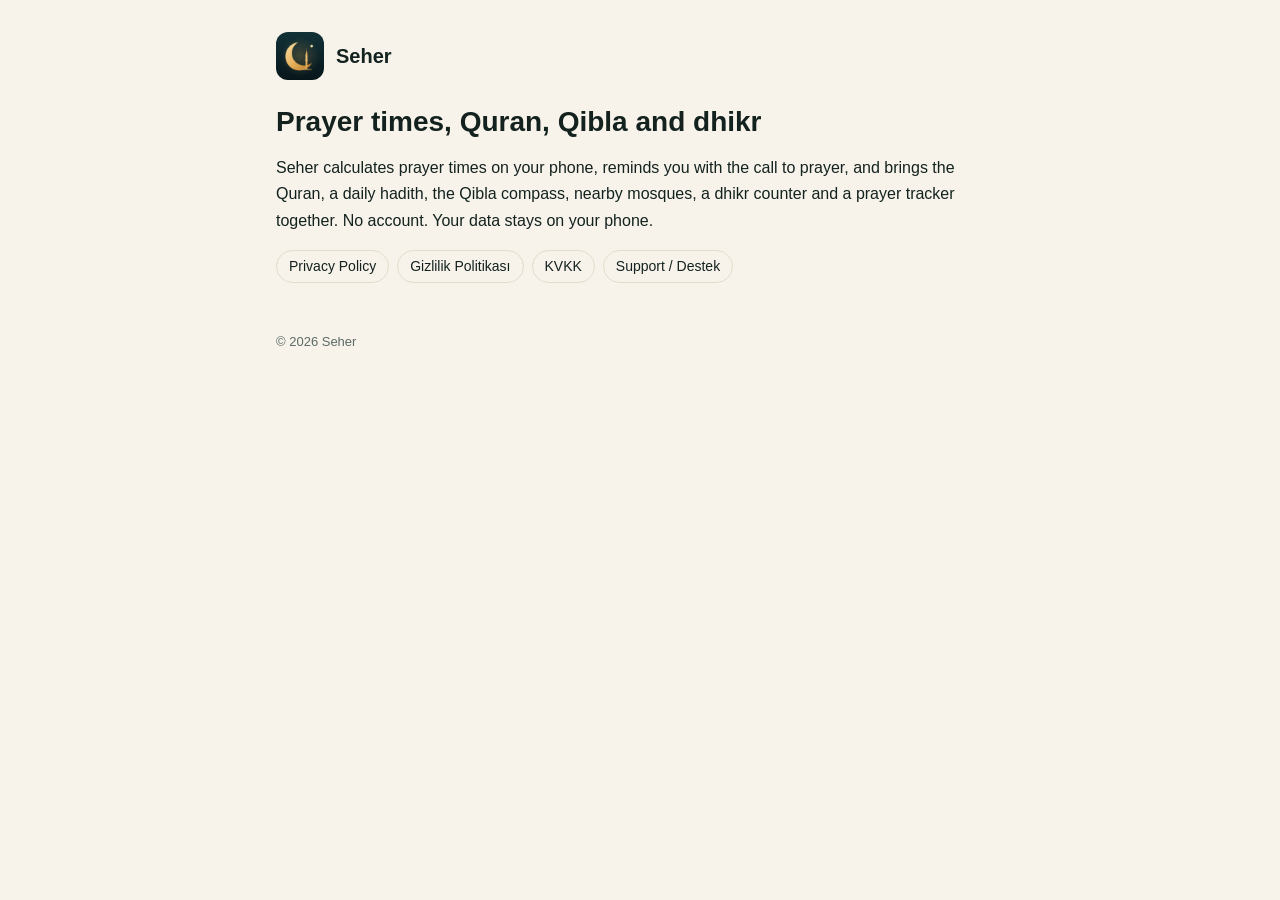
<file: index.html>
<!doctype html>
<html lang="en">
<head>
<meta charset="utf-8">
<meta name="viewport" content="width=device-width, initial-scale=1">
<title>Seher</title>
<link rel="stylesheet" href="site.css">
</head>
<body>
<main>
<header><img src="icon.png" alt=""><span class="name">Seher</span></header>
<h1>Prayer times, Quran, Qibla and dhikr</h1>
<p>Seher calculates prayer times on your phone, reminds you with the call to prayer, and brings the Quran, a daily hadith, the Qibla compass, nearby mosques, a dhikr counter and a prayer tracker together. No account. Your data stays on your phone.</p>
<nav><a href="privacy.html">Privacy Policy</a><a href="privacy-tr.html">Gizlilik Politikası</a><a href="kvkk.html">KVKK</a><a href="support.html">Support / Destek</a></nav>
<footer>© 2026 Seher</footer>
</main>
</body>
</html>
</file>
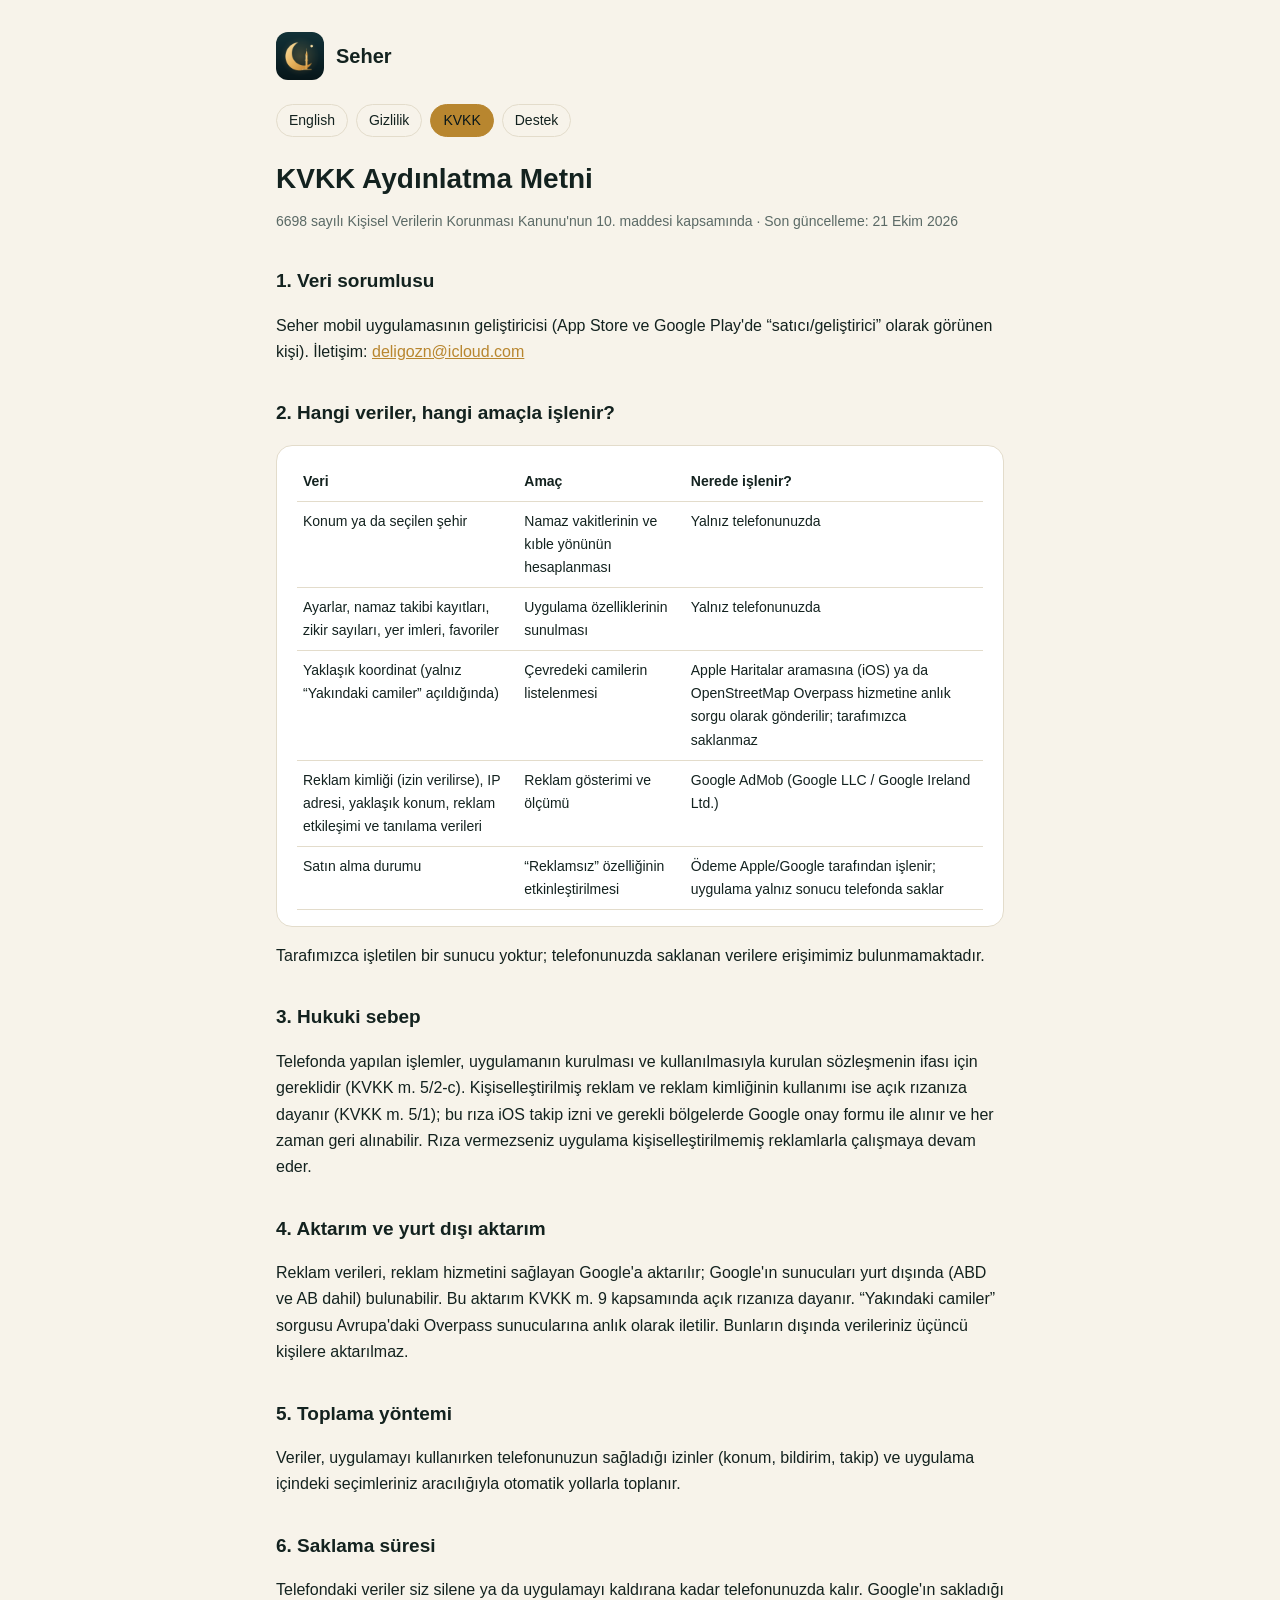
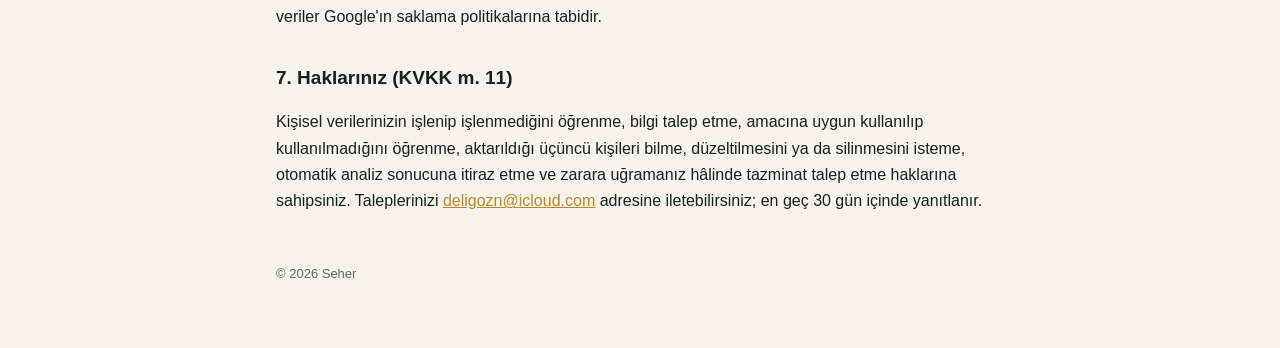
<file: kvkk.html>
<!doctype html>
<html lang="tr">
<head>
<meta charset="utf-8">
<meta name="viewport" content="width=device-width, initial-scale=1">
<title>Seher – KVKK Aydınlatma Metni</title>
<link rel="stylesheet" href="site.css">
</head>
<body>
<main>
<header><img src="icon.png" alt=""><span class="name">Seher</span></header>
<nav><a href="privacy.html">English</a><a href="privacy-tr.html">Gizlilik</a><a href="kvkk.html" aria-current="page">KVKK</a><a href="support.html">Destek</a></nav>

<h1>KVKK Aydınlatma Metni</h1>
<p class="muted">6698 sayılı Kişisel Verilerin Korunması Kanunu'nun 10. maddesi kapsamında · Son güncelleme: 21 Ekim 2026</p>

<h2>1. Veri sorumlusu</h2>
<p>Seher mobil uygulamasının geliştiricisi (App Store ve Google Play'de “satıcı/geliştirici” olarak görünen kişi). İletişim: <a href="mailto:deligozn@icloud.com">deligozn@icloud.com</a></p>

<h2>2. Hangi veriler, hangi amaçla işlenir?</h2>
<div class="card">
<table>
<thead><tr><th>Veri</th><th>Amaç</th><th>Nerede işlenir?</th></tr></thead>
<tbody>
<tr><td>Konum ya da seçilen şehir</td><td>Namaz vakitlerinin ve kıble yönünün hesaplanması</td><td>Yalnız telefonunuzda</td></tr>
<tr><td>Ayarlar, namaz takibi kayıtları, zikir sayıları, yer imleri, favoriler</td><td>Uygulama özelliklerinin sunulması</td><td>Yalnız telefonunuzda</td></tr>
<tr><td>Yaklaşık koordinat (yalnız “Yakındaki camiler” açıldığında)</td><td>Çevredeki camilerin listelenmesi</td><td>Apple Haritalar aramasına (iOS) ya da OpenStreetMap Overpass hizmetine anlık sorgu olarak gönderilir; tarafımızca saklanmaz</td></tr>
<tr><td>Reklam kimliği (izin verilirse), IP adresi, yaklaşık konum, reklam etkileşimi ve tanılama verileri</td><td>Reklam gösterimi ve ölçümü</td><td>Google AdMob (Google LLC / Google Ireland Ltd.)</td></tr>
<tr><td>Satın alma durumu</td><td>“Reklamsız” özelliğinin etkinleştirilmesi</td><td>Ödeme Apple/Google tarafından işlenir; uygulama yalnız sonucu telefonda saklar</td></tr>
</tbody>
</table>
</div>
<p>Tarafımızca işletilen bir sunucu yoktur; telefonunuzda saklanan verilere erişimimiz bulunmamaktadır.</p>

<h2>3. Hukuki sebep</h2>
<p>Telefonda yapılan işlemler, uygulamanın kurulması ve kullanılmasıyla kurulan sözleşmenin ifası için gereklidir (KVKK m. 5/2-c). Kişiselleştirilmiş reklam ve reklam kimliğinin kullanımı ise açık rızanıza dayanır (KVKK m. 5/1); bu rıza iOS takip izni ve gerekli bölgelerde Google onay formu ile alınır ve her zaman geri alınabilir. Rıza vermezseniz uygulama kişiselleştirilmemiş reklamlarla çalışmaya devam eder.</p>

<h2>4. Aktarım ve yurt dışı aktarım</h2>
<p>Reklam verileri, reklam hizmetini sağlayan Google'a aktarılır; Google'ın sunucuları yurt dışında (ABD ve AB dahil) bulunabilir. Bu aktarım KVKK m. 9 kapsamında açık rızanıza dayanır. “Yakındaki camiler” sorgusu Avrupa'daki Overpass sunucularına anlık olarak iletilir. Bunların dışında verileriniz üçüncü kişilere aktarılmaz.</p>

<h2>5. Toplama yöntemi</h2>
<p>Veriler, uygulamayı kullanırken telefonunuzun sağladığı izinler (konum, bildirim, takip) ve uygulama içindeki seçimleriniz aracılığıyla otomatik yollarla toplanır.</p>

<h2>6. Saklama süresi</h2>
<p>Telefondaki veriler siz silene ya da uygulamayı kaldırana kadar telefonunuzda kalır. Google'ın sakladığı veriler Google'ın saklama politikalarına tabidir.</p>

<h2>7. Haklarınız (KVKK m. 11)</h2>
<p>Kişisel verilerinizin işlenip işlenmediğini öğrenme, bilgi talep etme, amacına uygun kullanılıp kullanılmadığını öğrenme, aktarıldığı üçüncü kişileri bilme, düzeltilmesini ya da silinmesini isteme, otomatik analiz sonucuna itiraz etme ve zarara uğramanız hâlinde tazminat talep etme haklarına sahipsiniz. Taleplerinizi <a href="mailto:deligozn@icloud.com">deligozn@icloud.com</a> adresine iletebilirsiniz; en geç 30 gün içinde yanıtlanır.</p>

<footer>© 2026 Seher</footer>
</main>
</body>
</html>
</file>
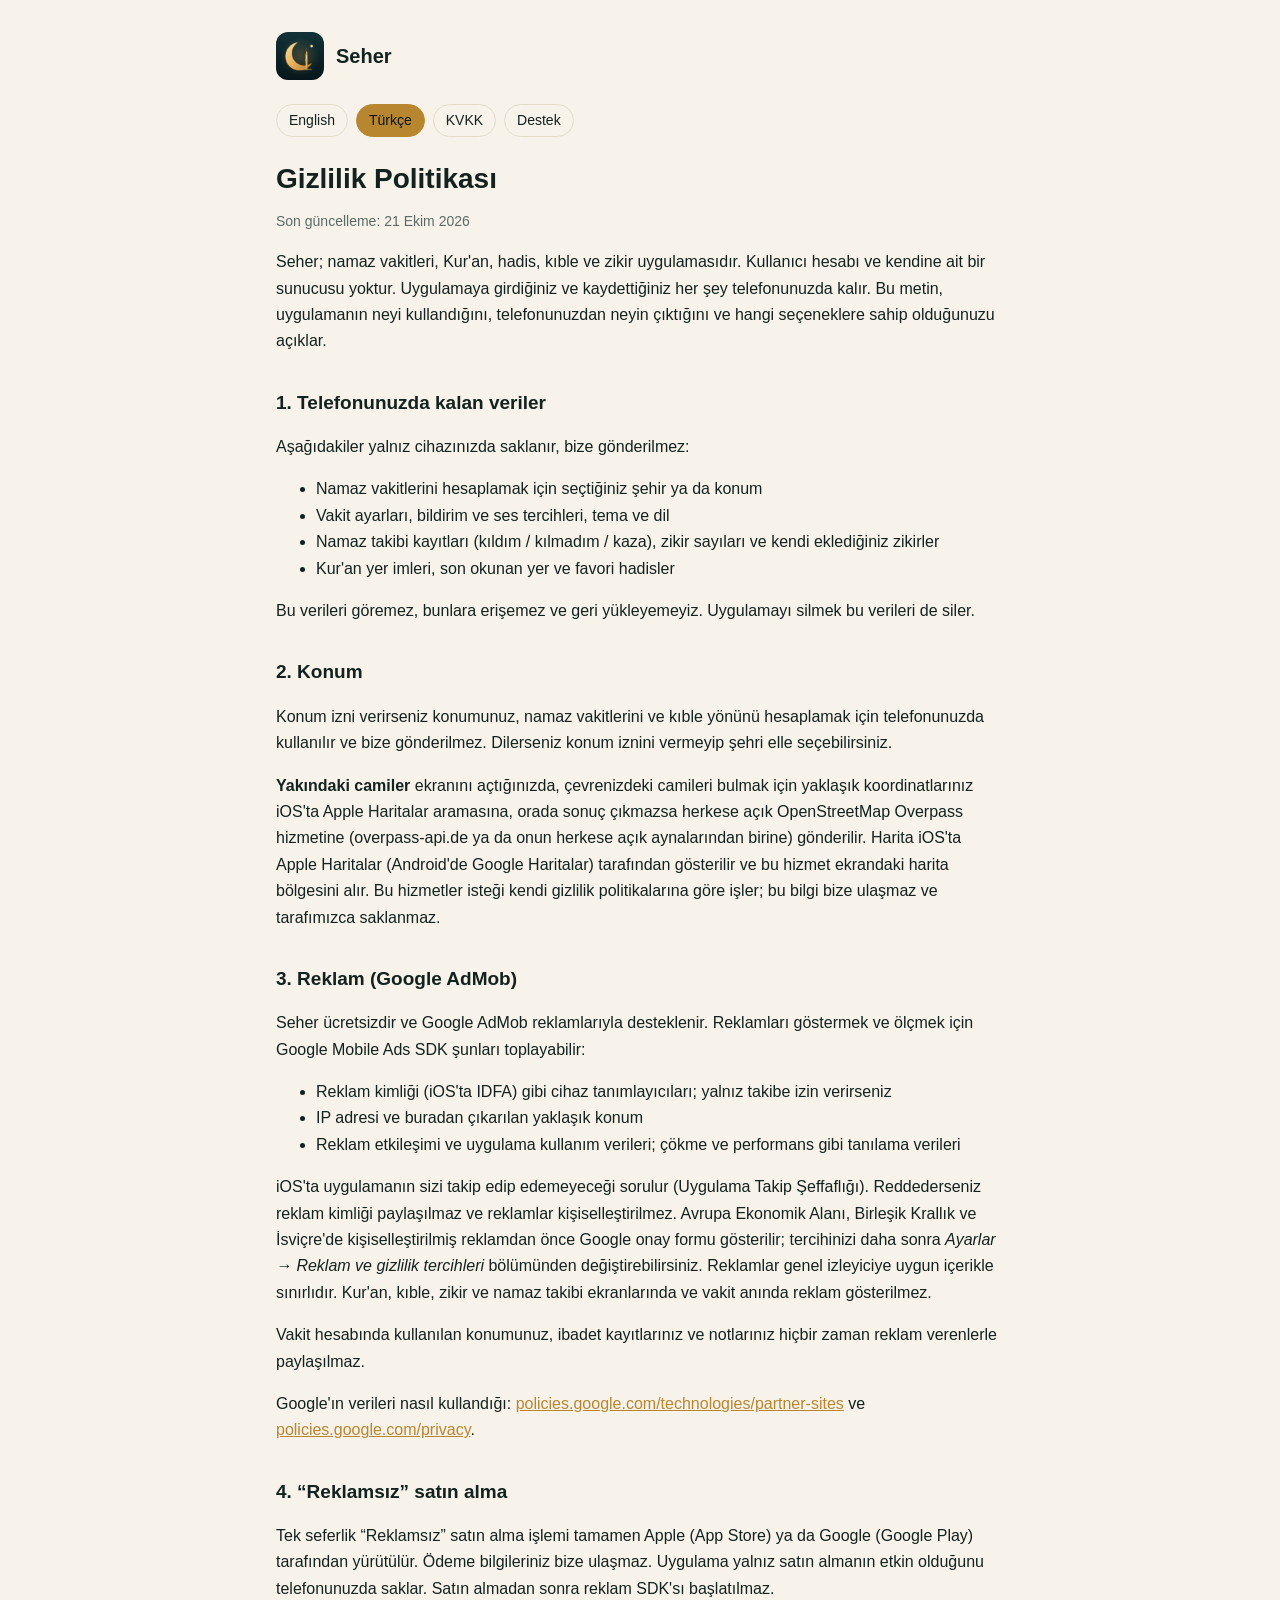
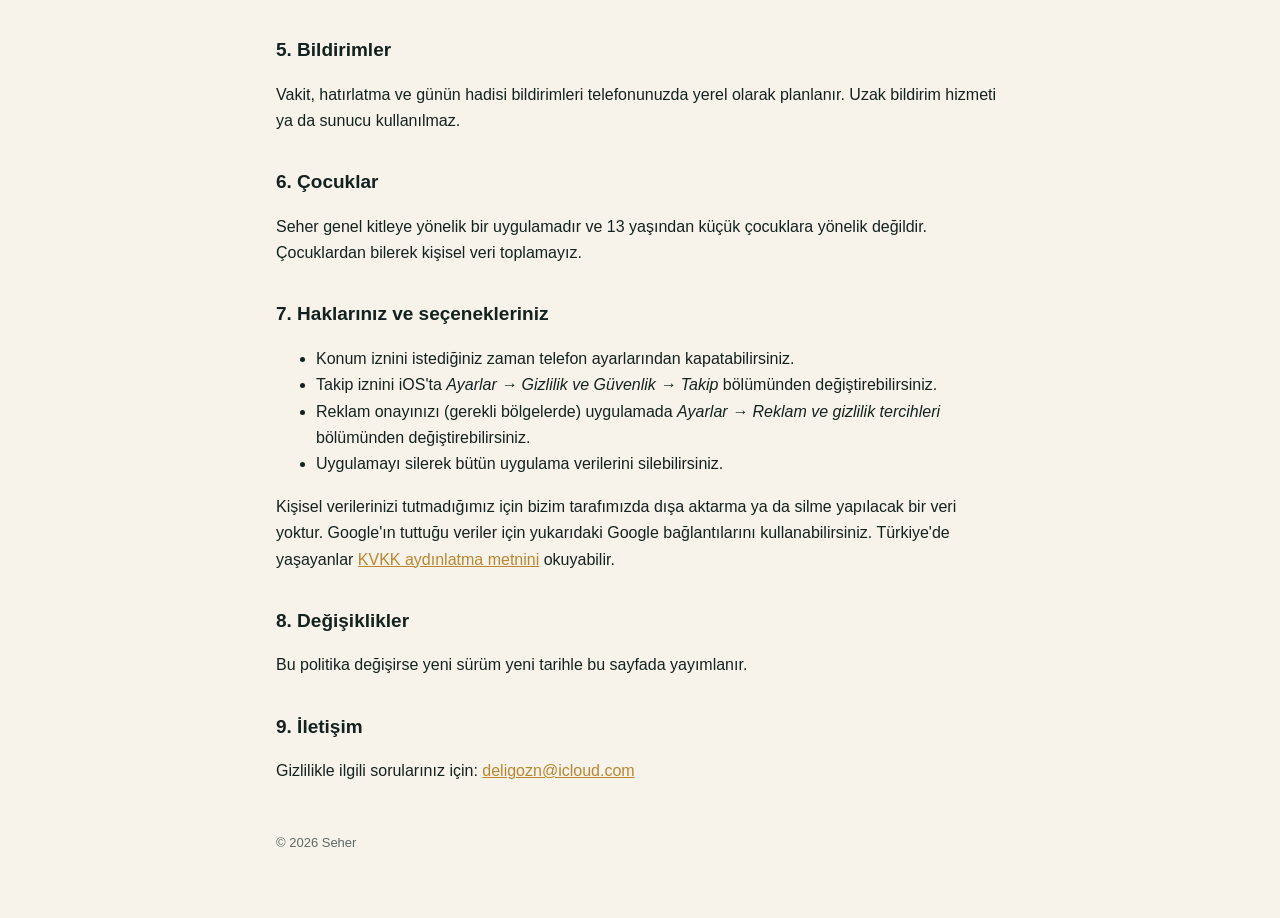
<file: privacy-tr.html>
<!doctype html>
<html lang="tr">
<head>
<meta charset="utf-8">
<meta name="viewport" content="width=device-width, initial-scale=1">
<title>Seher – Gizlilik Politikası</title>
<link rel="stylesheet" href="site.css">
</head>
<body>
<main>
<header><img src="icon.png" alt=""><span class="name">Seher</span></header>
<nav><a href="privacy.html">English</a><a href="privacy-tr.html" aria-current="page">Türkçe</a><a href="kvkk.html">KVKK</a><a href="support.html">Destek</a></nav>

<h1>Gizlilik Politikası</h1>
<p class="muted">Son güncelleme: 21 Ekim 2026</p>

<p>Seher; namaz vakitleri, Kur'an, hadis, kıble ve zikir uygulamasıdır. Kullanıcı hesabı ve kendine ait bir sunucusu yoktur. Uygulamaya girdiğiniz ve kaydettiğiniz her şey telefonunuzda kalır. Bu metin, uygulamanın neyi kullandığını, telefonunuzdan neyin çıktığını ve hangi seçeneklere sahip olduğunuzu açıklar.</p>

<h2>1. Telefonunuzda kalan veriler</h2>
<p>Aşağıdakiler yalnız cihazınızda saklanır, bize gönderilmez:</p>
<ul>
<li>Namaz vakitlerini hesaplamak için seçtiğiniz şehir ya da konum</li>
<li>Vakit ayarları, bildirim ve ses tercihleri, tema ve dil</li>
<li>Namaz takibi kayıtları (kıldım / kılmadım / kaza), zikir sayıları ve kendi eklediğiniz zikirler</li>
<li>Kur'an yer imleri, son okunan yer ve favori hadisler</li>
</ul>
<p>Bu verileri göremez, bunlara erişemez ve geri yükleyemeyiz. Uygulamayı silmek bu verileri de siler.</p>

<h2>2. Konum</h2>
<p>Konum izni verirseniz konumunuz, namaz vakitlerini ve kıble yönünü hesaplamak için telefonunuzda kullanılır ve bize gönderilmez. Dilerseniz konum iznini vermeyip şehri elle seçebilirsiniz.</p>
<p><strong>Yakındaki camiler</strong> ekranını açtığınızda, çevrenizdeki camileri bulmak için yaklaşık koordinatlarınız iOS'ta Apple Haritalar aramasına, orada sonuç çıkmazsa herkese açık OpenStreetMap Overpass hizmetine (overpass-api.de ya da onun herkese açık aynalarından birine) gönderilir. Harita iOS'ta Apple Haritalar (Android'de Google Haritalar) tarafından gösterilir ve bu hizmet ekrandaki harita bölgesini alır. Bu hizmetler isteği kendi gizlilik politikalarına göre işler; bu bilgi bize ulaşmaz ve tarafımızca saklanmaz.</p>

<h2>3. Reklam (Google AdMob)</h2>
<p>Seher ücretsizdir ve Google AdMob reklamlarıyla desteklenir. Reklamları göstermek ve ölçmek için Google Mobile Ads SDK şunları toplayabilir:</p>
<ul>
<li>Reklam kimliği (iOS'ta IDFA) gibi cihaz tanımlayıcıları; yalnız takibe izin verirseniz</li>
<li>IP adresi ve buradan çıkarılan yaklaşık konum</li>
<li>Reklam etkileşimi ve uygulama kullanım verileri; çökme ve performans gibi tanılama verileri</li>
</ul>
<p>iOS'ta uygulamanın sizi takip edip edemeyeceği sorulur (Uygulama Takip Şeffaflığı). Reddederseniz reklam kimliği paylaşılmaz ve reklamlar kişiselleştirilmez. Avrupa Ekonomik Alanı, Birleşik Krallık ve İsviçre'de kişiselleştirilmiş reklamdan önce Google onay formu gösterilir; tercihinizi daha sonra <em>Ayarlar → Reklam ve gizlilik tercihleri</em> bölümünden değiştirebilirsiniz. Reklamlar genel izleyiciye uygun içerikle sınırlıdır. Kur'an, kıble, zikir ve namaz takibi ekranlarında ve vakit anında reklam gösterilmez.</p>
<p>Vakit hesabında kullanılan konumunuz, ibadet kayıtlarınız ve notlarınız hiçbir zaman reklam verenlerle paylaşılmaz.</p>
<p>Google'ın verileri nasıl kullandığı: <a href="https://policies.google.com/technologies/partner-sites">policies.google.com/technologies/partner-sites</a> ve <a href="https://policies.google.com/privacy">policies.google.com/privacy</a>.</p>

<h2>4. “Reklamsız” satın alma</h2>
<p>Tek seferlik “Reklamsız” satın alma işlemi tamamen Apple (App Store) ya da Google (Google Play) tarafından yürütülür. Ödeme bilgileriniz bize ulaşmaz. Uygulama yalnız satın almanın etkin olduğunu telefonunuzda saklar. Satın almadan sonra reklam SDK'sı başlatılmaz.</p>

<h2>5. Bildirimler</h2>
<p>Vakit, hatırlatma ve günün hadisi bildirimleri telefonunuzda yerel olarak planlanır. Uzak bildirim hizmeti ya da sunucu kullanılmaz.</p>

<h2>6. Çocuklar</h2>
<p>Seher genel kitleye yönelik bir uygulamadır ve 13 yaşından küçük çocuklara yönelik değildir. Çocuklardan bilerek kişisel veri toplamayız.</p>

<h2>7. Haklarınız ve seçenekleriniz</h2>
<ul>
<li>Konum iznini istediğiniz zaman telefon ayarlarından kapatabilirsiniz.</li>
<li>Takip iznini iOS'ta <em>Ayarlar → Gizlilik ve Güvenlik → Takip</em> bölümünden değiştirebilirsiniz.</li>
<li>Reklam onayınızı (gerekli bölgelerde) uygulamada <em>Ayarlar → Reklam ve gizlilik tercihleri</em> bölümünden değiştirebilirsiniz.</li>
<li>Uygulamayı silerek bütün uygulama verilerini silebilirsiniz.</li>
</ul>
<p>Kişisel verilerinizi tutmadığımız için bizim tarafımızda dışa aktarma ya da silme yapılacak bir veri yoktur. Google'ın tuttuğu veriler için yukarıdaki Google bağlantılarını kullanabilirsiniz. Türkiye'de yaşayanlar <a href="kvkk.html">KVKK aydınlatma metnini</a> okuyabilir.</p>

<h2>8. Değişiklikler</h2>
<p>Bu politika değişirse yeni sürüm yeni tarihle bu sayfada yayımlanır.</p>

<h2>9. İletişim</h2>
<p>Gizlilikle ilgili sorularınız için: <a href="mailto:deligozn@icloud.com">deligozn@icloud.com</a></p>

<footer>© 2026 Seher</footer>
</main>
</body>
</html>
</file>
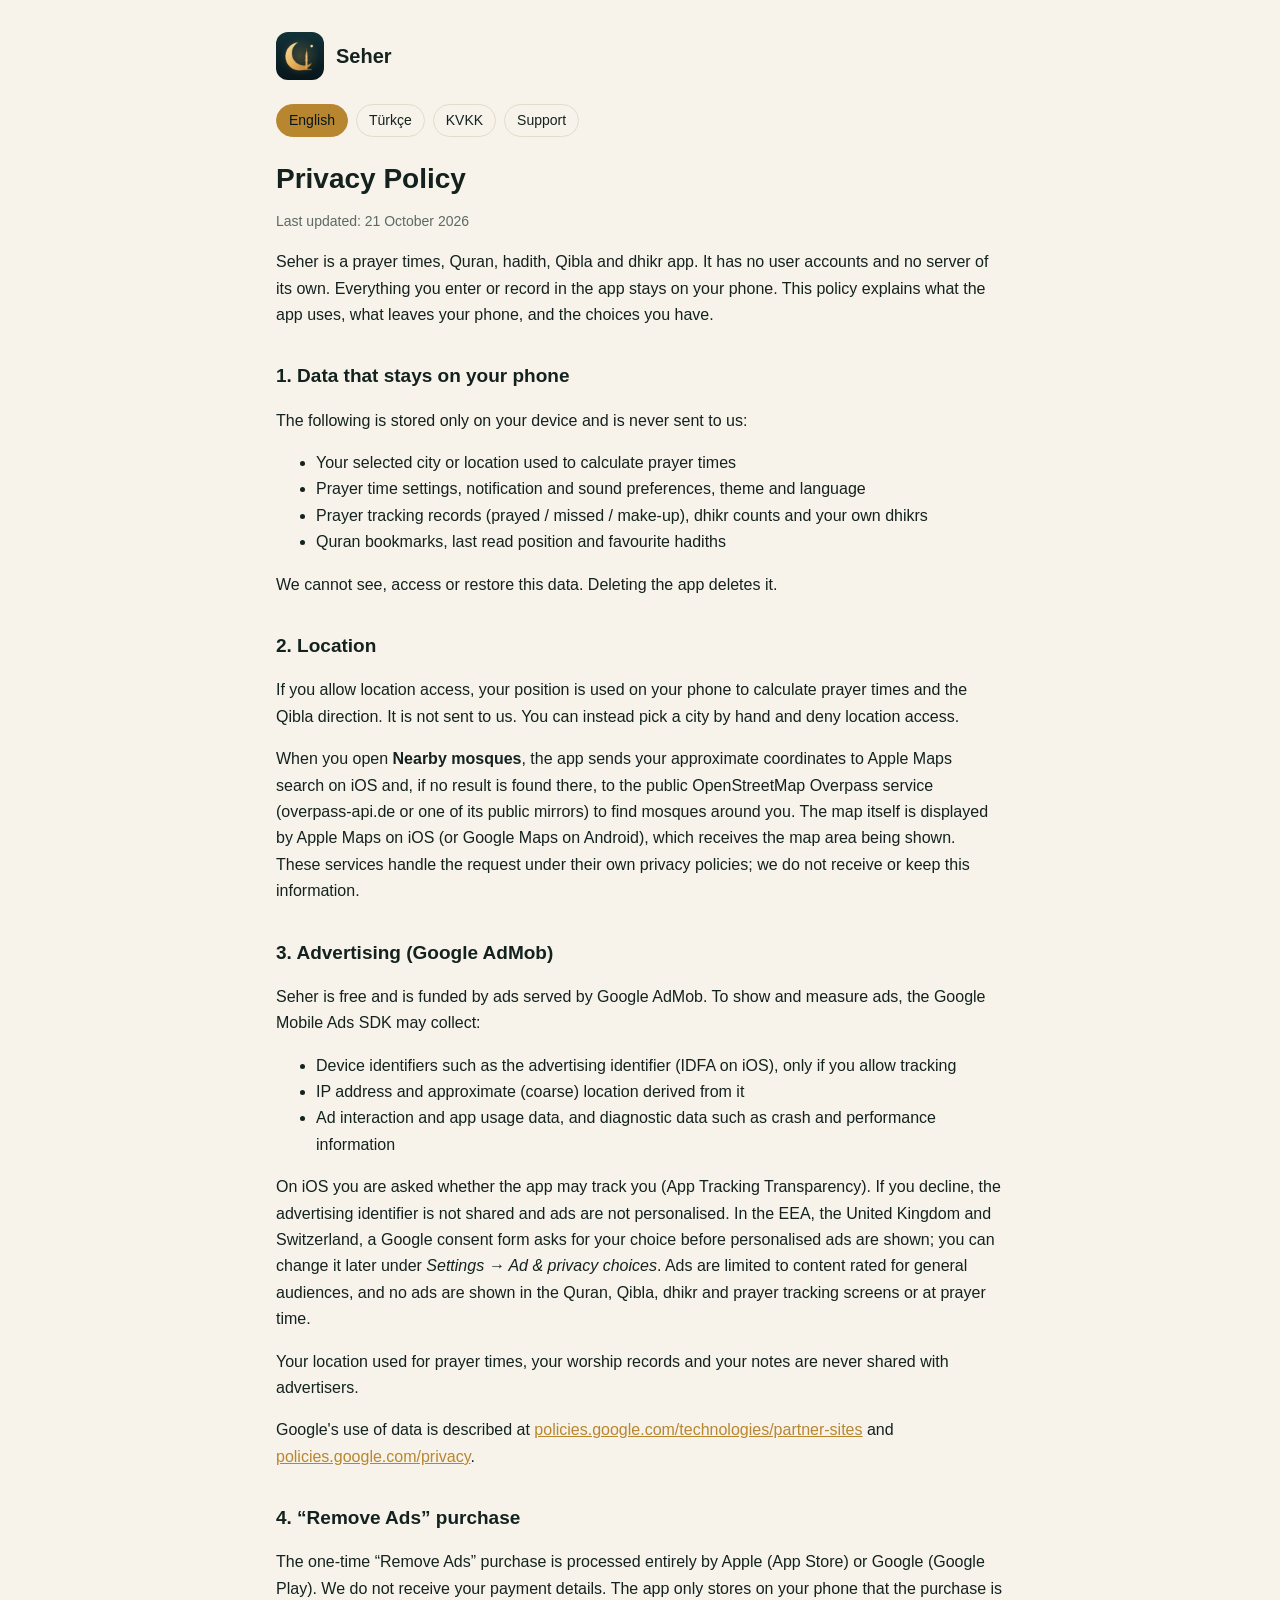
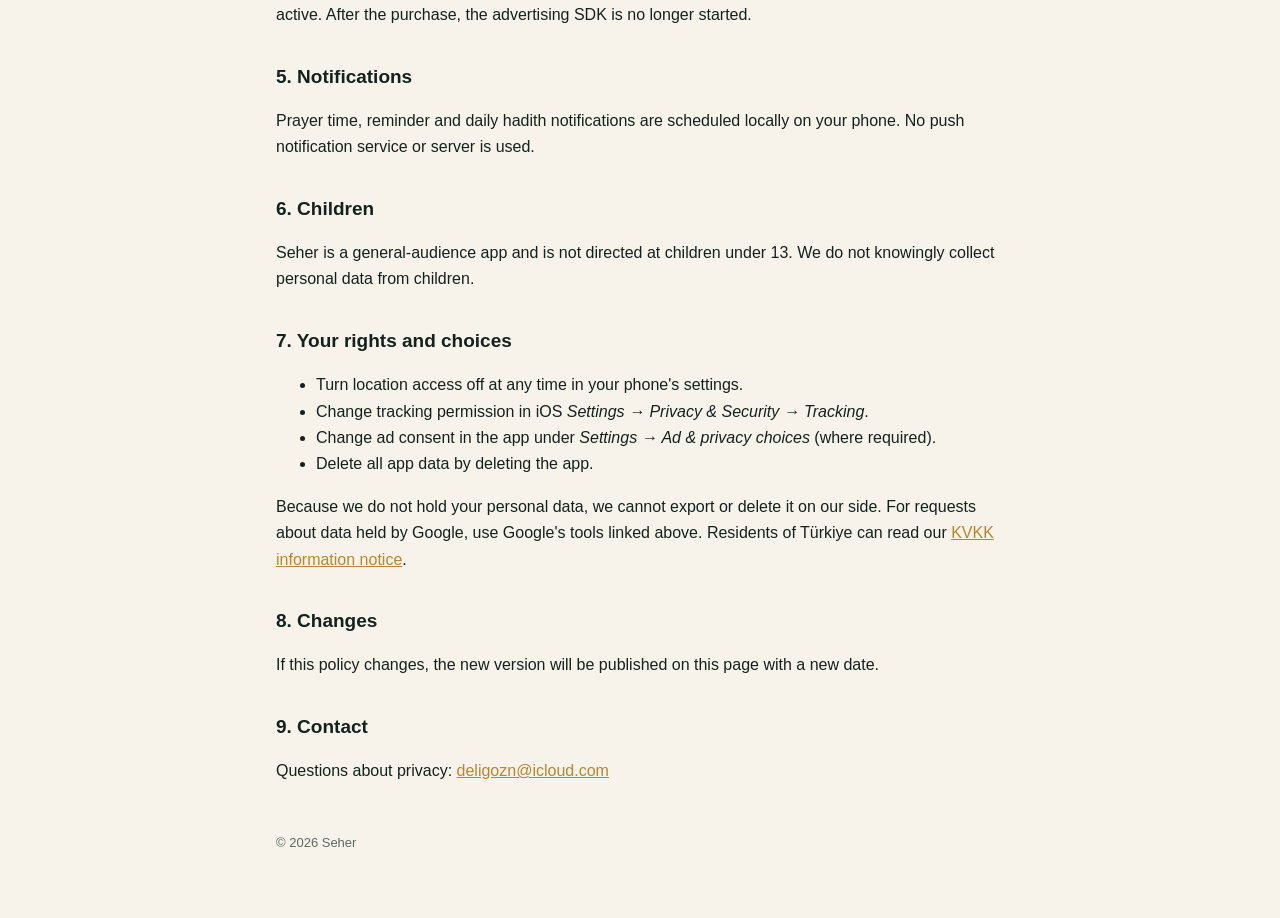
<file: privacy.html>
<!doctype html>
<html lang="en">
<head>
<meta charset="utf-8">
<meta name="viewport" content="width=device-width, initial-scale=1">
<title>Seher – Privacy Policy</title>
<link rel="stylesheet" href="site.css">
</head>
<body>
<main>
<header><img src="icon.png" alt=""><span class="name">Seher</span></header>
<nav><a href="privacy.html" aria-current="page">English</a><a href="privacy-tr.html">Türkçe</a><a href="kvkk.html">KVKK</a><a href="support.html">Support</a></nav>

<h1>Privacy Policy</h1>
<p class="muted">Last updated: 21 October 2026</p>

<p>Seher is a prayer times, Quran, hadith, Qibla and dhikr app. It has no user accounts and no server of its own. Everything you enter or record in the app stays on your phone. This policy explains what the app uses, what leaves your phone, and the choices you have.</p>

<h2>1. Data that stays on your phone</h2>
<p>The following is stored only on your device and is never sent to us:</p>
<ul>
<li>Your selected city or location used to calculate prayer times</li>
<li>Prayer time settings, notification and sound preferences, theme and language</li>
<li>Prayer tracking records (prayed / missed / make-up), dhikr counts and your own dhikrs</li>
<li>Quran bookmarks, last read position and favourite hadiths</li>
</ul>
<p>We cannot see, access or restore this data. Deleting the app deletes it.</p>

<h2>2. Location</h2>
<p>If you allow location access, your position is used on your phone to calculate prayer times and the Qibla direction. It is not sent to us. You can instead pick a city by hand and deny location access.</p>
<p>When you open <strong>Nearby mosques</strong>, the app sends your approximate coordinates to Apple Maps search on iOS and, if no result is found there, to the public OpenStreetMap Overpass service (overpass-api.de or one of its public mirrors) to find mosques around you. The map itself is displayed by Apple Maps on iOS (or Google Maps on Android), which receives the map area being shown. These services handle the request under their own privacy policies; we do not receive or keep this information.</p>

<h2>3. Advertising (Google AdMob)</h2>
<p>Seher is free and is funded by ads served by Google AdMob. To show and measure ads, the Google Mobile Ads SDK may collect:</p>
<ul>
<li>Device identifiers such as the advertising identifier (IDFA on iOS), only if you allow tracking</li>
<li>IP address and approximate (coarse) location derived from it</li>
<li>Ad interaction and app usage data, and diagnostic data such as crash and performance information</li>
</ul>
<p>On iOS you are asked whether the app may track you (App Tracking Transparency). If you decline, the advertising identifier is not shared and ads are not personalised. In the EEA, the United Kingdom and Switzerland, a Google consent form asks for your choice before personalised ads are shown; you can change it later under <em>Settings → Ad &amp; privacy choices</em>. Ads are limited to content rated for general audiences, and no ads are shown in the Quran, Qibla, dhikr and prayer tracking screens or at prayer time.</p>
<p>Your location used for prayer times, your worship records and your notes are never shared with advertisers.</p>
<p>Google's use of data is described at <a href="https://policies.google.com/technologies/partner-sites">policies.google.com/technologies/partner-sites</a> and <a href="https://policies.google.com/privacy">policies.google.com/privacy</a>.</p>

<h2>4. “Remove Ads” purchase</h2>
<p>The one-time “Remove Ads” purchase is processed entirely by Apple (App Store) or Google (Google Play). We do not receive your payment details. The app only stores on your phone that the purchase is active. After the purchase, the advertising SDK is no longer started.</p>

<h2>5. Notifications</h2>
<p>Prayer time, reminder and daily hadith notifications are scheduled locally on your phone. No push notification service or server is used.</p>

<h2>6. Children</h2>
<p>Seher is a general-audience app and is not directed at children under 13. We do not knowingly collect personal data from children.</p>

<h2>7. Your rights and choices</h2>
<ul>
<li>Turn location access off at any time in your phone's settings.</li>
<li>Change tracking permission in iOS <em>Settings → Privacy &amp; Security → Tracking</em>.</li>
<li>Change ad consent in the app under <em>Settings → Ad &amp; privacy choices</em> (where required).</li>
<li>Delete all app data by deleting the app.</li>
</ul>
<p>Because we do not hold your personal data, we cannot export or delete it on our side. For requests about data held by Google, use Google's tools linked above. Residents of Türkiye can read our <a href="kvkk.html">KVKK information notice</a>.</p>

<h2>8. Changes</h2>
<p>If this policy changes, the new version will be published on this page with a new date.</p>

<h2>9. Contact</h2>
<p>Questions about privacy: <a href="mailto:deligozn@icloud.com">deligozn@icloud.com</a></p>

<footer>© 2026 Seher</footer>
</main>
</body>
</html>
</file>
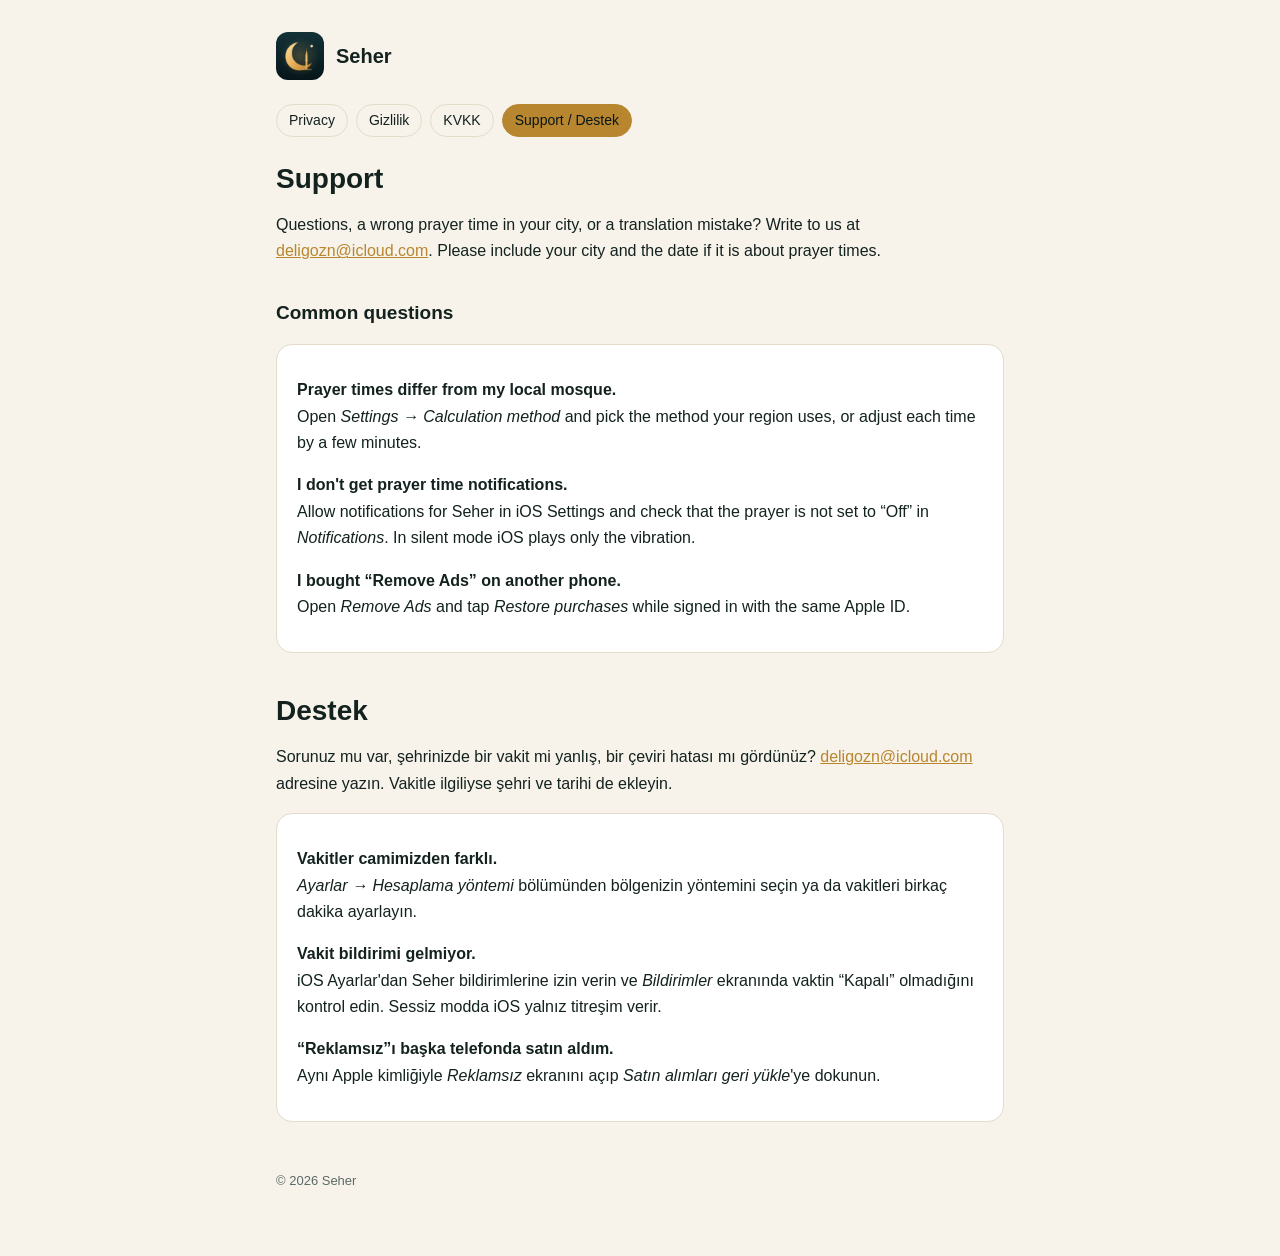
<file: support.html>
<!doctype html>
<html lang="en">
<head>
<meta charset="utf-8">
<meta name="viewport" content="width=device-width, initial-scale=1">
<title>Seher – Support</title>
<link rel="stylesheet" href="site.css">
</head>
<body>
<main>
<header><img src="icon.png" alt=""><span class="name">Seher</span></header>
<nav><a href="privacy.html">Privacy</a><a href="privacy-tr.html">Gizlilik</a><a href="kvkk.html">KVKK</a><a href="support.html" aria-current="page">Support / Destek</a></nav>

<h1>Support</h1>
<p>Questions, a wrong prayer time in your city, or a translation mistake? Write to us at <a href="mailto:deligozn@icloud.com">deligozn@icloud.com</a>. Please include your city and the date if it is about prayer times.</p>

<h2>Common questions</h2>
<div class="card">
<p><strong>Prayer times differ from my local mosque.</strong><br>Open <em>Settings → Calculation method</em> and pick the method your region uses, or adjust each time by a few minutes.</p>
<p><strong>I don't get prayer time notifications.</strong><br>Allow notifications for Seher in iOS Settings and check that the prayer is not set to “Off” in <em>Notifications</em>. In silent mode iOS plays only the vibration.</p>
<p><strong>I bought “Remove Ads” on another phone.</strong><br>Open <em>Remove Ads</em> and tap <em>Restore purchases</em> while signed in with the same Apple ID.</p>
</div>

<h1 style="margin-top:40px">Destek</h1>
<p>Sorunuz mu var, şehrinizde bir vakit mi yanlış, bir çeviri hatası mı gördünüz? <a href="mailto:deligozn@icloud.com">deligozn@icloud.com</a> adresine yazın. Vakitle ilgiliyse şehri ve tarihi de ekleyin.</p>
<div class="card">
<p><strong>Vakitler camimizden farklı.</strong><br><em>Ayarlar → Hesaplama yöntemi</em> bölümünden bölgenizin yöntemini seçin ya da vakitleri birkaç dakika ayarlayın.</p>
<p><strong>Vakit bildirimi gelmiyor.</strong><br>iOS Ayarlar'dan Seher bildirimlerine izin verin ve <em>Bildirimler</em> ekranında vaktin “Kapalı” olmadığını kontrol edin. Sessiz modda iOS yalnız titreşim verir.</p>
<p><strong>“Reklamsız”ı başka telefonda satın aldım.</strong><br>Aynı Apple kimliğiyle <em>Reklamsız</em> ekranını açıp <em>Satın alımları geri yükle</em>'ye dokunun.</p>
</div>

<footer>© 2026 Seher</footer>
</main>
</body>
</html>
</file>
<file: site.css>
:root{--bg:#F7F3EA;--surface:#FFFFFF;--ink:#13221F;--muted:#5B6A66;--line:#E3DCCB;--gold:#B8862F}
@media (prefers-color-scheme:dark){:root{--bg:#07161A;--surface:#0E2328;--ink:#EEF2EF;--muted:#9FB0AC;--line:#1E3A40;--gold:#E9B45E}}
*{box-sizing:border-box}
body{margin:0;background:var(--bg);color:var(--ink);font:16px/1.65 -apple-system,BlinkMacSystemFont,"Segoe UI",Roboto,Helvetica,Arial,sans-serif}
main{max-width:760px;margin:0 auto;padding:32px 16px 64px}
header{display:flex;align-items:center;gap:12px;margin-bottom:24px}
header img{width:48px;height:48px;border-radius:12px}
header .name{font-weight:800;font-size:20px}
nav{display:flex;flex-wrap:wrap;gap:8px;margin:0 0 24px}
nav a{border:1px solid var(--line);border-radius:999px;padding:4px 12px;text-decoration:none;color:var(--ink);font-size:14px}
nav a[aria-current]{background:var(--gold);border-color:var(--gold);color:#07161A}
h1{font-size:28px;line-height:1.25;margin:0 0 4px}
h2{font-size:19px;margin:32px 0 8px}
.muted{color:var(--muted);font-size:14px}
a{color:var(--gold)}
.card{background:var(--surface);border:1px solid var(--line);border-radius:16px;padding:16px 20px;margin:16px 0}
table{width:100%;border-collapse:collapse;font-size:14px}
th,td{text-align:left;border-bottom:1px solid var(--line);padding:8px 6px;vertical-align:top}
footer{margin-top:48px;color:var(--muted);font-size:13px}
</file>
